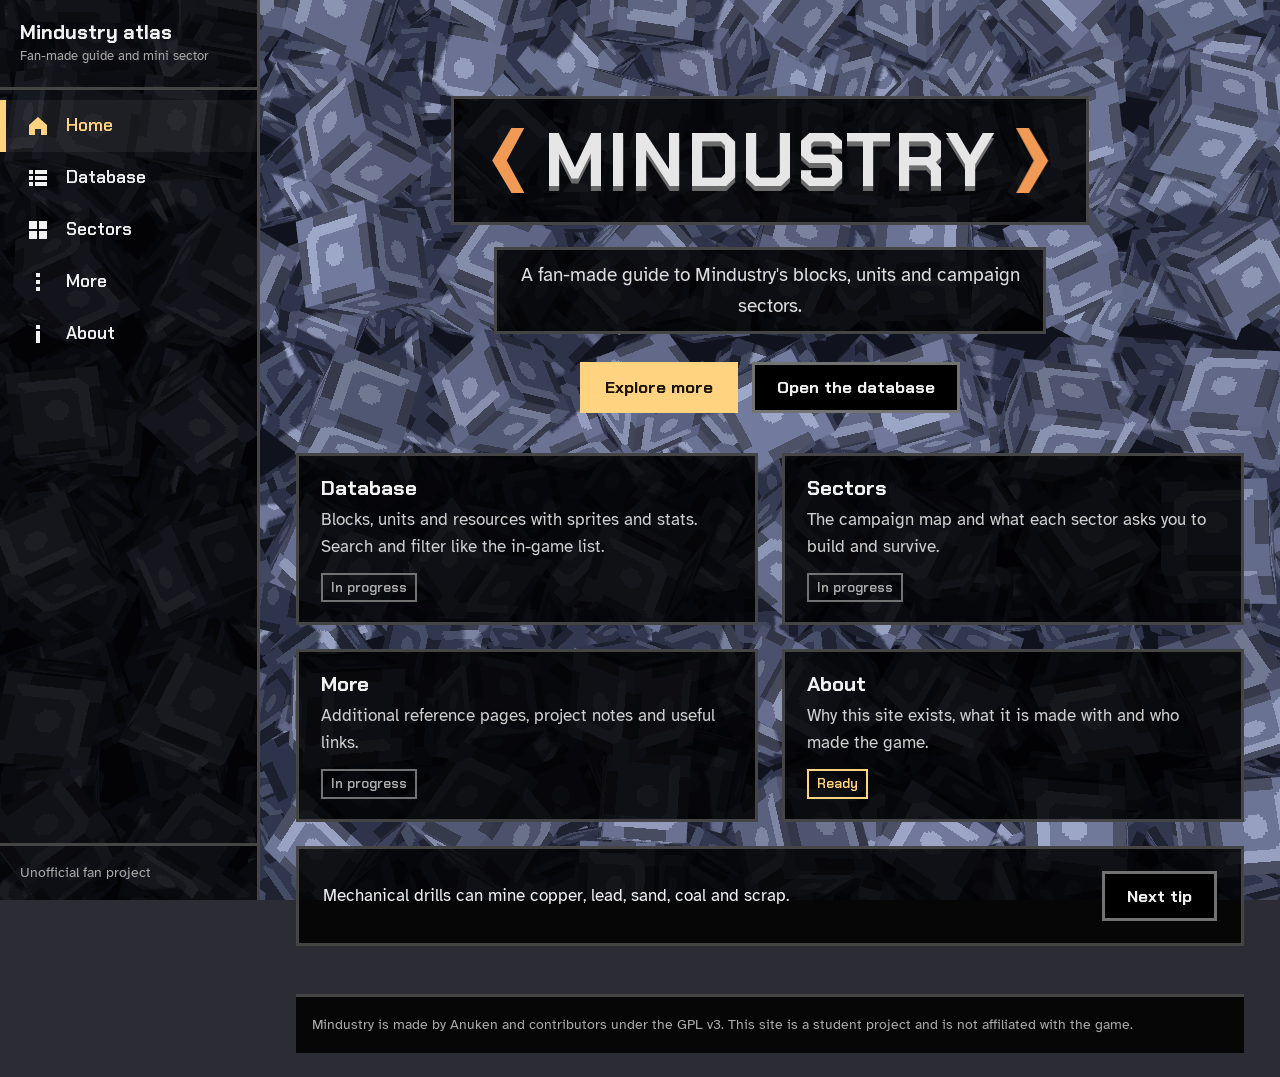
<file: index.html>
<!DOCTYPE html>
<html lang="en">
<head>
<meta charset="utf-8">
<meta name="viewport" content="width=device-width, initial-scale=1">
<title>Home | Mindustry atlas</title>
<link rel="stylesheet" href="css/style.css">
</head>
<body data-page="home">
<canvas id="bg" aria-hidden="true"></canvas>
<div class="shell">
<nav id="side" aria-label="Main"></nav>
<main>
<div class="grow">
<section class="hero">
  <h1 class="mark"><span class="chev" aria-hidden="true"></span>MINDUSTRY<span class="chev r" aria-hidden="true"></span></h1>
  <p>A fan-made guide to Mindustry's blocks, units and campaign sectors.</p>
  <div class="row">
    <a class="btn main" href="play.html">Explore more</a>
    <a class="btn" href="database.html">Open the database</a>
  </div>
</section>

<section class="cards" aria-label="Sections">
  <a class="card" href="database.html"><h3>Database</h3><p>Blocks, units and resources with sprites and stats. Search and filter like the in-game list.</p><span class="tag">In progress</span></a>
  <a class="card" href="sectors.html"><h3>Sectors</h3><p>The campaign map and what each sector asks you to build and survive.</p><span class="tag">In progress</span></a>
  <a class="card" href="play.html"><h3>More</h3><p>Additional reference pages, project notes and useful links.</p><span class="tag">In progress</span></a>
  <a class="card" href="about.html"><h3>About</h3><p>Why this site exists, what it is made with and who made the game.</p><span class="tag live">Ready</span></a>
</section>

<section class="panel tipbox" aria-live="polite">
  <p id="tip"></p>
  <button class="btn" id="next-tip" type="button">Next tip</button>
</section>
<script>
  const tips=[
    'Mechanical drills can mine copper, lead, sand, coal and scrap.',
    'Conveyors carry items from drills to your core. Keep the line short and it will not clog.',
    'Duo turrets accept copper as ammo, and graphite hits harder.',
    'Place drills so they cover as many ore tiles as possible. More tiles means faster mining.'
  ];
  let i=0;const el=document.getElementById('tip');
  function show(){el.textContent=tips[i];}
  document.getElementById('next-tip').addEventListener('click',()=>{i=(i+1)%tips.length;show();});
  show();
</script>
</div>
</main>
</div>
<script src="js/bg.js"></script>
<script src="js/layout.js"></script>
</body>
</html>
</file>
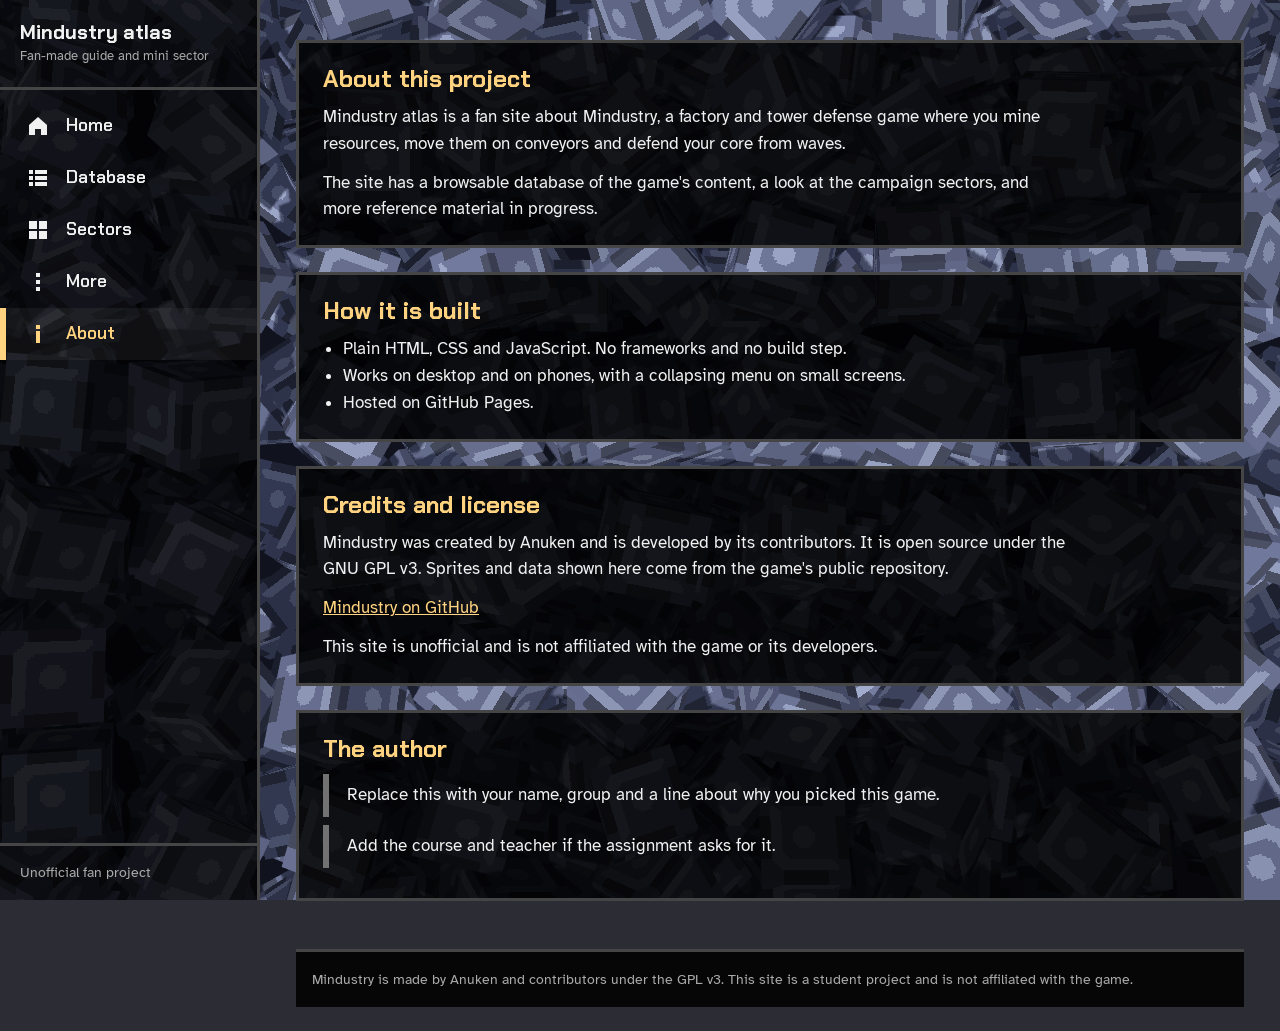
<file: about.html>
<!DOCTYPE html>
<html lang="en">
<head>
<meta charset="utf-8">
<meta name="viewport" content="width=device-width, initial-scale=1">
<title>About | Mindustry atlas</title>
<link rel="stylesheet" href="css/style.css">
</head>
<body data-page="about">
<canvas id="bg" aria-hidden="true"></canvas>
<div class="shell">
<nav id="side" aria-label="Main"></nav>
<main>
<div class="grow">
<section class="panel">
  <h2>About this project</h2>
  <p>Mindustry atlas is a fan site about Mindustry, a factory and tower defense game where you mine resources, move them on conveyors and defend your core from waves.</p>
  <p>The site has a browsable database of the game's content, a look at the campaign sectors, and more reference material in progress.</p>
</section>
<section class="panel">
  <h2>How it is built</h2>
  <ul>
    <li>Plain HTML, CSS and JavaScript. No frameworks and no build step.</li>
    <li>Works on desktop and on phones, with a collapsing menu on small screens.</li>
    <li>Hosted on GitHub Pages.</li>
  </ul>
</section>
<section class="panel">
  <h2>Credits and license</h2>
  <p>Mindustry was created by Anuken and is developed by its contributors. It is open source under the GNU GPL v3. Sprites and data shown here come from the game's public repository.</p>
  <p><a href="https://github.com/Anuken/Mindustry">Mindustry on GitHub</a></p>
  <p>This site is unofficial and is not affiliated with the game or its developers.</p>
</section>
<section class="panel">
  <h2>The author</h2>
  <ul class="todo-list">
    <li>Replace this with your name, group and a line about why you picked this game.</li>
    <li>Add the course and teacher if the assignment asks for it.</li>
  </ul>
</section>
</div>
</main>
</div>
<script src="js/bg.js"></script>
<script src="js/layout.js"></script>
</body>
</html>
</file>
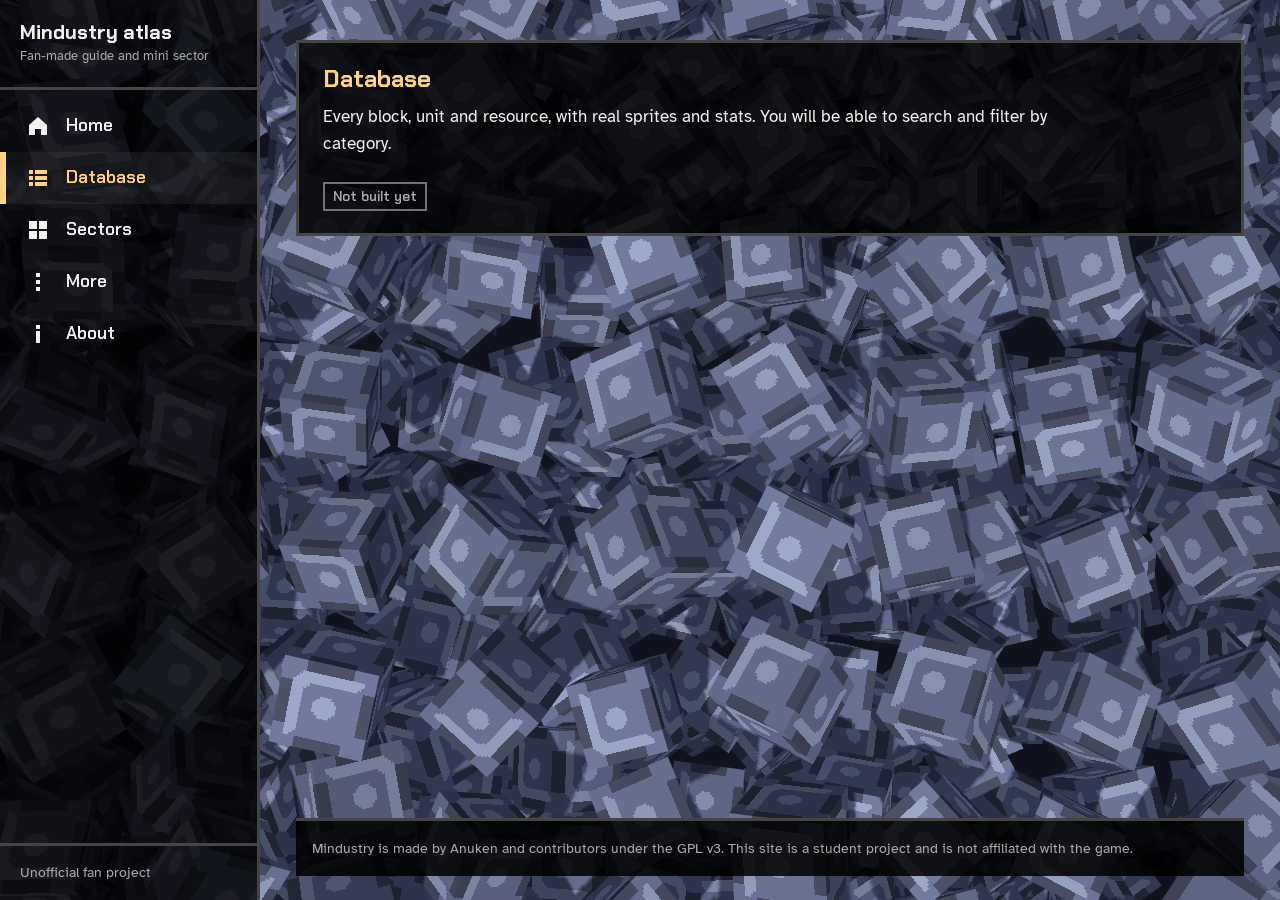
<file: database.html>
<!DOCTYPE html>
<html lang="en">
<head>
<meta charset="utf-8">
<meta name="viewport" content="width=device-width, initial-scale=1">
<title>Database | Mindustry atlas</title>
<link rel="stylesheet" href="css/style.css">
</head>
<body data-page="database">
<canvas id="bg" aria-hidden="true"></canvas>
<div class="shell">
<nav id="side" aria-label="Main"></nav>
<main>
<div class="grow">
<section class="panel">
  <h2>Database</h2>
  <p>Every block, unit and resource, with real sprites and stats. You will be able to search and filter by category.</p>
  <p><span class="tag">Not built yet</span></p>
</section>
</div>
</main>
</div>
<script src="js/bg.js"></script>
<script src="js/layout.js"></script>
</body>
</html>
</file>
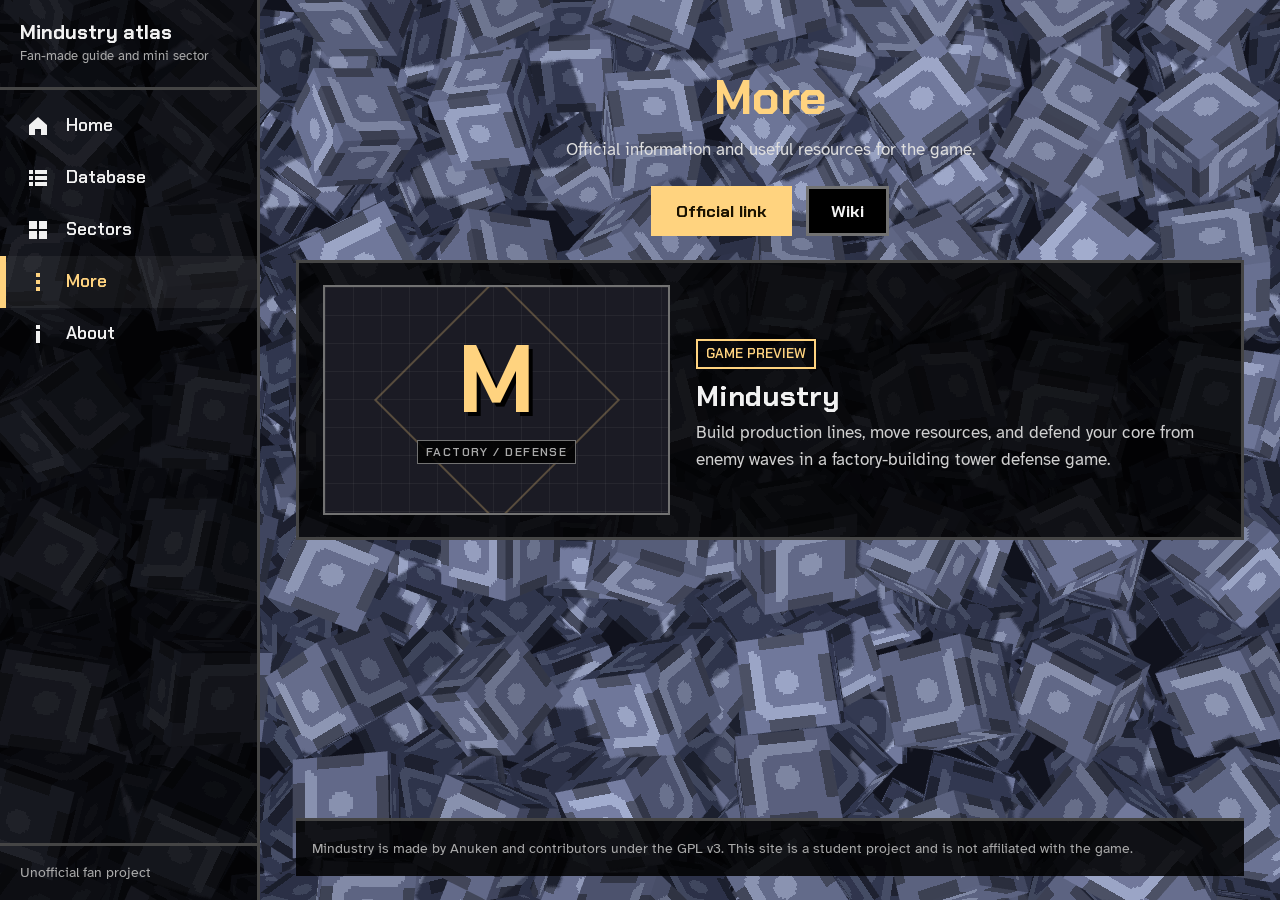
<file: play.html>
<!DOCTYPE html>
<html lang="en">
<head>
<meta charset="utf-8">
<meta name="viewport" content="width=device-width, initial-scale=1">
<title>More | Mindustry atlas</title>
<link rel="stylesheet" href="css/style.css">
</head>
<body data-page="play">
<canvas id="bg" aria-hidden="true"></canvas>
<div class="shell">
<nav id="side" aria-label="Main"></nav>
<main>
<div class="grow">
<section class="more-intro">
  <h1>More</h1>
  <p>Official information and useful resources for the game.</p>
  <div class="row more-actions">
    <a class="btn main" href="https://anuke.itch.io/mindustry" target="_blank" rel="noopener noreferrer">Official link</a>
    <a class="btn" href="https://mindustry-unofficial.fandom.com/wiki/Mindustry_Unofficial_Wiki" target="_blank" rel="noopener noreferrer">Wiki</a>
  </div>
</section>
<article class="panel game-preview" aria-labelledby="game-preview-title">
  <div class="game-preview-art" aria-hidden="true">
    <span class="preview-mark">M</span>
    <span class="preview-caption">FACTORY / DEFENSE</span>
  </div>
  <div class="game-preview-copy">
    <span class="tag live">GAME PREVIEW</span>
    <h2 id="game-preview-title">Mindustry</h2>
    <p>Build production lines, move resources, and defend your core from enemy waves in a factory-building tower defense game.</p>
  </div>
</article>
</div>
</main>
</div>
<script src="js/bg.js"></script>
<script src="js/layout.js"></script>
</body>
</html>
</file>
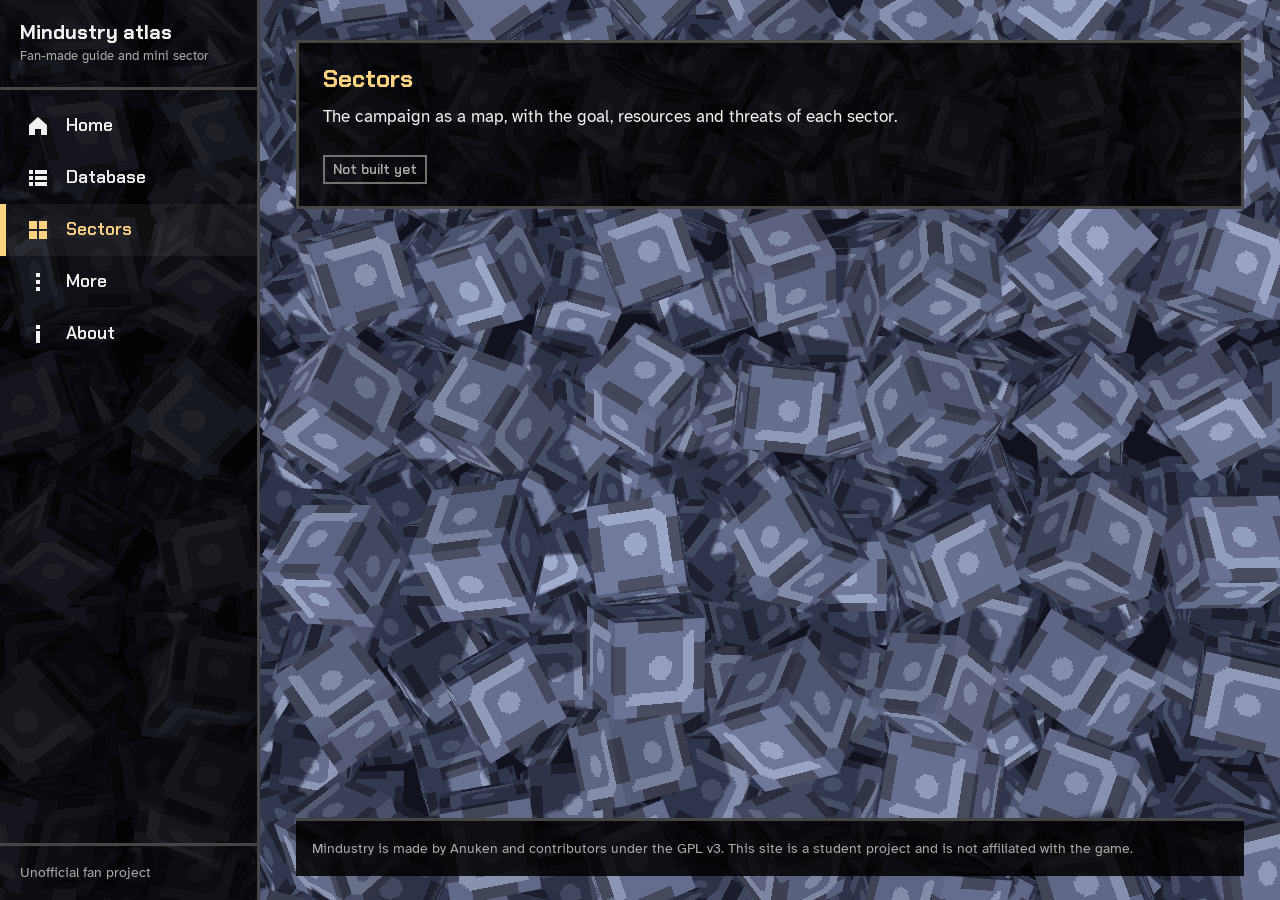
<file: sectors.html>
<!DOCTYPE html>
<html lang="en">
<head>
<meta charset="utf-8">
<meta name="viewport" content="width=device-width, initial-scale=1">
<title>Sectors | Mindustry atlas</title>
<link rel="stylesheet" href="css/style.css">
</head>
<body data-page="sectors">
<canvas id="bg" aria-hidden="true"></canvas>
<div class="shell">
<nav id="side" aria-label="Main"></nav>
<main>
<div class="grow">
<section class="panel">
  <h2>Sectors</h2>
  <p>The campaign as a map, with the goal, resources and threats of each sector.</p>
  <p><span class="tag">Not built yet</span></p>
</section>
</div>
</main>
</div>
<script src="js/bg.js"></script>
<script src="js/layout.js"></script>
</body>
</html>
</file>
<file: css/style.css>
@import url('https://fonts.googleapis.com/css2?family=Atkinson+Hyperlegible:wght@400;700&family=Chakra+Petch:wght@500;600;700&display=swap');

:root{
  --floor:#2c2c35; --panel:rgba(0,0,0,.86); --solid:#000;
  --line:#454545; --line-hi:#727272;
  --text:#f1f1f1; --dim:#aaaaaa;
  --accent:#ffd37f; --orange:#f09a55; --moss:#3d2b49;
  --head:'Chakra Petch','Trebuchet MS',sans-serif;
  --body:'Atkinson Hyperlegible','Segoe UI',Arial,sans-serif;
}
*{box-sizing:border-box;margin:0}
html{background:var(--floor)}
body{font:400 1.05rem/1.6 var(--body);color:var(--text);min-height:100vh;position:relative}
#bg{position:fixed;inset:0;width:100%;height:100%;z-index:-1;image-rendering:pixelated}
a{color:var(--accent)}
:focus-visible{outline:3px solid var(--accent);outline-offset:2px}

.shell{display:grid;grid-template-columns:260px minmax(0,1fr);min-height:100vh}

/* sidebar, modelled on the game's main menu */
#side{position:sticky;top:0;height:100vh;background:rgba(0,0,0,.8);border-right:3px solid var(--line);display:flex;flex-direction:column}
.brand{font:700 1.25rem/1 var(--head);padding:22px 20px;border-bottom:3px solid var(--line);color:var(--text);text-decoration:none;display:block}
.brand small{display:block;font:400 .8rem/1.3 var(--body);color:var(--dim);margin-top:6px}
#menu-btn{display:none}
#nav{list-style:none;padding:10px 0}
#nav a{display:flex;align-items:center;gap:16px;padding:14px 20px;font:600 1.1rem/1 var(--head);color:var(--text);text-decoration:none;border-left:6px solid transparent}
#nav a:hover{background:#ffffff14;border-left-color:var(--line-hi)}
#nav a[aria-current="page"]{color:var(--accent);border-left-color:var(--accent);background:#ffffff0d}
#nav svg{width:24px;height:24px;fill:currentColor;flex:none}
.side-foot{margin-top:auto;padding:16px 20px;font-size:.85rem;color:var(--dim);border-top:3px solid var(--line)}

main{padding:40px 36px 24px;width:100%;max-width:1020px;margin:0 auto;display:flex;flex-direction:column;min-height:100vh}
main>.grow{flex:1}

/* shared pieces */
.panel{background:var(--panel);border:3px solid var(--line);padding:22px 24px;margin-bottom:24px}
.panel h2{font:700 1.5rem/1.2 var(--head);color:var(--accent);margin-bottom:10px}
.panel p+p{margin-top:12px}
.panel p,.panel li{max-width:68ch}
.panel ul{padding-left:1.2em}
.btn{display:inline-block;font:700 1.05rem/1 var(--head);padding:14px 22px;border:3px solid var(--line-hi);background:var(--solid);color:var(--text);text-decoration:none;cursor:pointer}
.btn:hover{border-color:var(--accent);color:var(--accent)}
.btn.main{background:var(--accent);border-color:var(--accent);color:#1a1200}
.btn.main:hover{background:#ffe3a6;border-color:#ffe3a6;color:#1a1200}
.row{display:flex;flex-wrap:wrap;gap:14px}

/* home hero */
.hero{padding:56px 0 40px;text-align:center}
.mark{display:flex;justify-content:center;align-items:center;gap:.25em;font:700 clamp(1.9rem,7.4vw,4.8rem)/1 var(--head);letter-spacing:.03em;color:#e6e6e6;text-shadow:0 .07em 0 #6a6a6a;background:var(--panel);border:3px solid var(--line);padding:.3em .5em;width:fit-content;max-width:100%;margin:0 auto}
.chev{width:.42em;height:.85em;background:var(--orange);clip-path:polygon(60% 0,100% 0,45% 50%,100% 100%,60% 100%,0 50%)}
.chev.r{transform:scaleX(-1)}
.hero p{max-width:46ch;margin:22px auto 28px;font-size:1.2rem;color:#dedede;background:var(--panel);padding:10px 14px;border:3px solid var(--line)}
.hero .row{justify-content:center}

.cards{display:grid;grid-template-columns:repeat(2,1fr);gap:24px;margin-bottom:24px}
.card{display:block;background:var(--panel);border:3px solid var(--line);padding:20px 22px;text-decoration:none;color:var(--text)}
.card:hover{border-color:var(--accent)}
.card h3{font:700 1.3rem/1.2 var(--head);margin-bottom:6px}
.card p{color:#d0d0d0}
.tag{display:inline-block;margin-top:12px;font:600 .85rem/1 var(--head);padding:6px 8px;border:2px solid var(--line-hi);color:var(--dim)}
.tag.live{border-color:var(--accent);color:var(--accent)}

.more-intro{text-align:center;padding:32px 0 24px}
.more-intro h1{font:700 clamp(2rem,5vw,3rem)/1.1 var(--head);color:var(--accent)}
.more-intro p{margin:12px auto 0;color:#dedede}
.more-actions{justify-content:center;margin-top:22px}
.game-preview{display:grid;grid-template-columns:minmax(180px,.8fr) minmax(0,1.2fr);gap:26px;align-items:center}
.game-preview-art{min-height:230px;border:2px solid var(--line-hi);background-color:#1b1b24;background-image:linear-gradient(#ffffff0c 1px,transparent 1px),linear-gradient(90deg,#ffffff0c 1px,transparent 1px);background-size:28px 28px;display:flex;flex-direction:column;align-items:center;justify-content:center;position:relative;overflow:hidden}
.game-preview-art:before{content:"";position:absolute;width:170px;height:170px;border:2px solid #ffd37f44;transform:rotate(45deg)}
.preview-mark{position:relative;font:700 6rem/.9 var(--head);color:var(--accent);text-shadow:4px 4px 0 #000}
.preview-caption{position:relative;margin-top:16px;padding:5px 8px;background:#000d;border:1px solid var(--line-hi);font:600 .75rem/1 var(--head);letter-spacing:.12em;color:var(--dim)}
.game-preview-copy h2{margin:12px 0 8px;font:700 1.8rem/1.1 var(--head);color:var(--text)}
.game-preview-copy p{color:#d0d0d0}

.tipbox{display:flex;gap:18px;align-items:center;justify-content:space-between;flex-wrap:wrap}
.tipbox p{flex:1 1 300px}

.todo-list{list-style:none;padding:0!important}
.todo-list li{padding:8px 0 8px 18px;border-left:6px solid var(--line-hi);margin-bottom:8px}

footer{border-top:3px solid var(--line);margin-top:24px;padding:16px 0;color:var(--dim);font-size:.9rem;background:var(--panel);padding-inline:16px}

@media (max-width:820px){
  .shell{display:block}
  #side{position:sticky;height:auto;border-right:0;border-bottom:3px solid var(--line);z-index:5;flex-direction:row;flex-wrap:wrap;align-items:stretch;background:#000000f0}
  .brand{flex:1;border-bottom:0;padding:14px 16px}
  .brand small{display:none}
  #menu-btn{display:block;background:var(--solid);color:var(--text);border:0;border-left:3px solid var(--line);padding:0 20px;font:700 1rem/1 var(--head);cursor:pointer}
  #menu-btn[aria-expanded="true"]{color:var(--accent)}
  #nav{display:none;width:100%;border-top:3px solid var(--line)}
  #nav.open{display:block}
  .side-foot{display:none}
  main{padding:20px 14px 16px;min-height:0}
  .hero{padding:28px 0 24px}
  .cards{grid-template-columns:1fr;gap:16px}
  .panel{padding:18px 16px}
  .game-preview{grid-template-columns:1fr;gap:18px}
  .game-preview-art{min-height:180px}
}

/* page transitions: chunky stepped slide, like the game's menus */
main{overflow-x:clip}
main:focus{outline:none}
@keyframes page-out{to{opacity:0;transform:translateX(-24px)}}
@keyframes page-in{from{opacity:0;transform:translateX(32px)}}
.grow.leaving{animation:page-out .14s steps(4) forwards}
.grow.entering{animation:page-in .24s steps(6)}
@media (prefers-reduced-motion:reduce){.grow.leaving,.grow.entering{animation:none}}

/* 3D background canvas, fades in as the cubes begin to fall */
#bg3d{position:fixed;inset:0;width:100%;height:100%;z-index:-1;opacity:0;transition:opacity .35s steps(5)}
#bg3d.ready{opacity:1}
</file>
